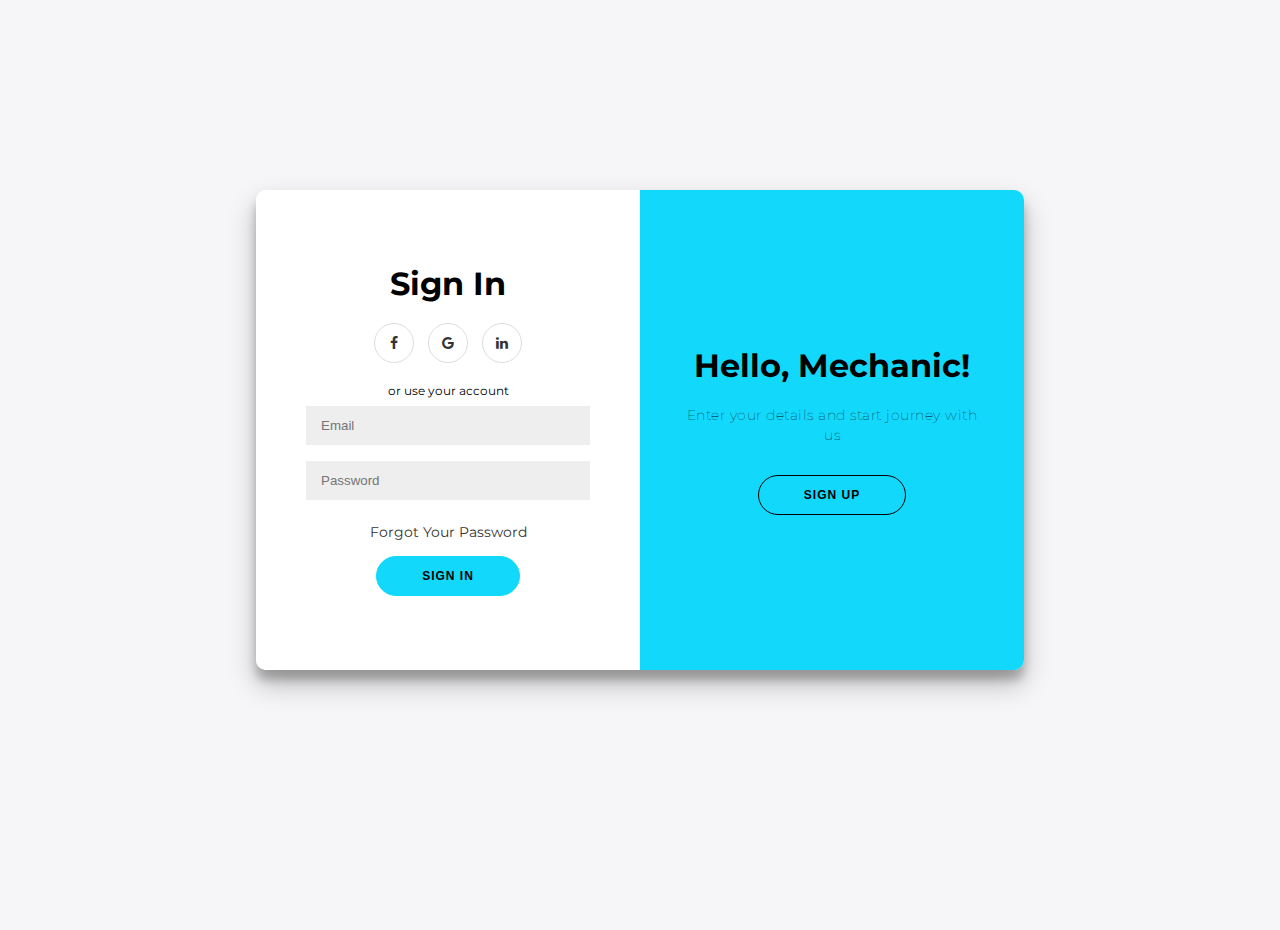
<file: Webapp/Website/templates/Website/mechlog.html>
<!DOCTYPE html>
<html>
<head>
	<title>Mechnic</title>
	<link rel="stylesheet" type="text/css" href="style1.css">
	<link rel="stylesheet" href="https://cdnjs.cloudflare.com/ajax/libs/font-awesome/4.7.0/css/font-awesome.min.css">
</head>
<body>

<div class="container" id="container">
<div class="form-container sign-up-container">

<form action="">
	<h1>Create Account</h1>
	<div class="social-container">
		<a href="#" class="social"><i class="fa fa-facebook"></i></a>
		<a href="#" class="social"><i class="fa fa-google"></i></a>
		<a href="#" class="social"><i class="fa fa-linkedin"></i></a>
	</div>
	<span>or use your email for registration</span>
	<input type="text" name="name" placeholder="Name">
	<input type="email" name="email" placeholder="Email">
	<input type="password" name="password" placeholder="Password">
	<button>SignUp</button>
</form>
</div>
<div class="form-container sign-in-container">
	<form action="#">
		<h1>Sign In</h1>
		<div class="social-container">
		<a href="#" class="social"><i class="fa fa-facebook"></i></a>
		<a href="#" class="social"><i class="fa fa-google"></i></a>
		<a href="#" class="social"><i class="fa fa-linkedin"></i></a>
	</div>
	<span>or use your account</span>
	<input type="email" name="email" placeholder="Email">
	<input type="password" name="password" placeholder="Password">
	<a href="#">Forgot Your Password</a>

	<button>Sign In</button>
	</form>
</div>
<div class="overlay-container">
	<div class="overlay">
		<div class="overlay-panel overlay-left">
			<h1>Welcome Back!</h1>
			<p>To keep connected with us please login with your personal info</p>
			<button class="ghost" id="signIn">Sign In</button>
		</div>
		<div class="overlay-panel overlay-right">
			<h1>Hello, Mechanic!</h1>
			<p>Enter your details and start journey with us</p>
			<button class="ghost" id="signUp">Sign Up</button>
		</div>
	</div>
</div>
</div>

<script type="text/javascript">
	const signUpButton = document.getElementById('signUp');
	const signInButton = document.getElementById('signIn');
	const container = document.getElementById('container');

	signUpButton.addEventListener('click', () => {
		container.classList.add("right-panel-active");
	});
	signInButton.addEventListener('click', () => {
		container.classList.remove("right-panel-active");
	});
</script>


</body>
</html>
</file>
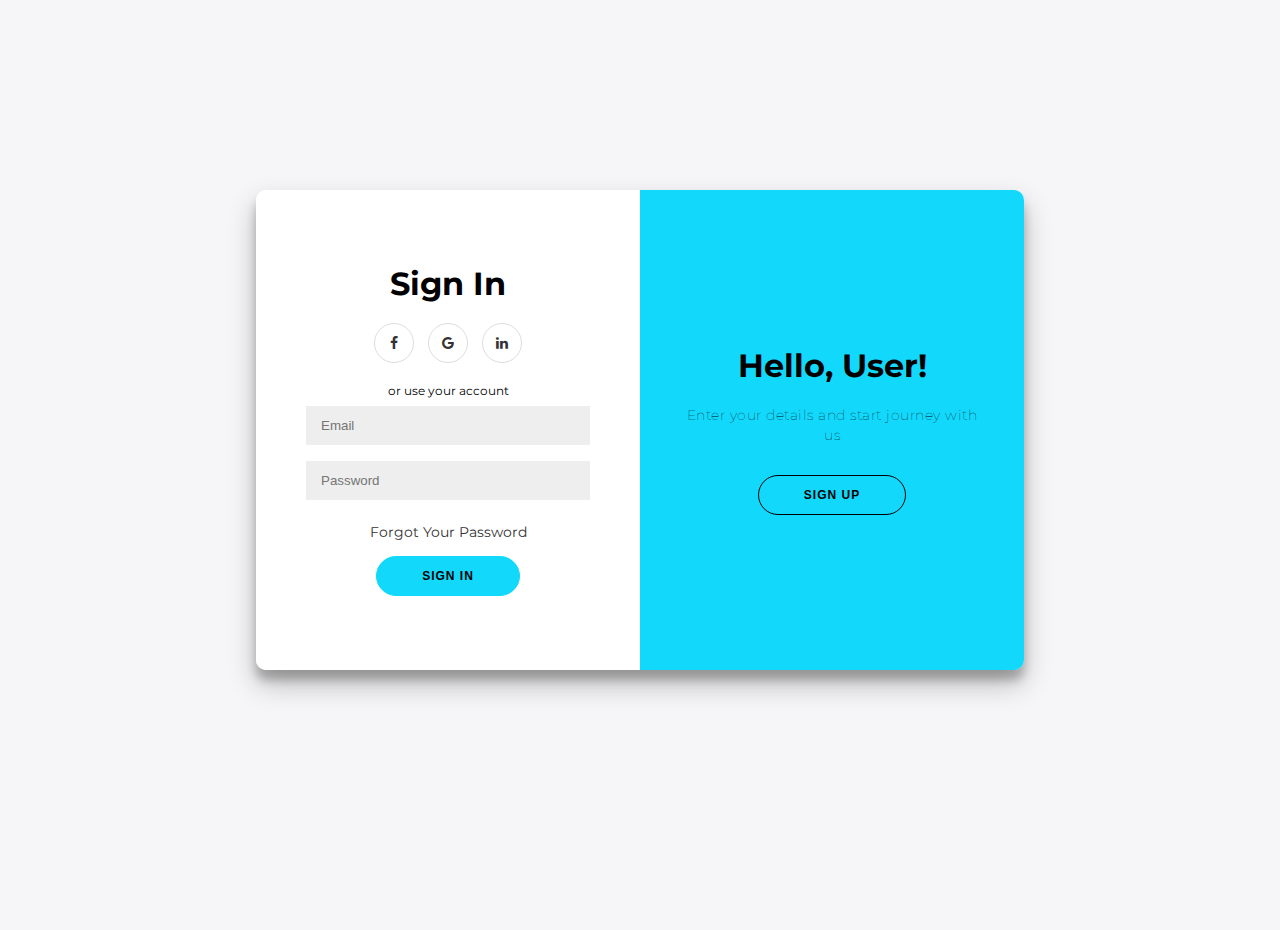
<file: Webapp/Website/templates/Website/signlog.html>
<!DOCTYPE html>
<html>
<head>
	<title>User</title>
	<link rel="stylesheet" type="text/css" href="style1.css">
	<link rel="stylesheet" href="https://cdnjs.cloudflare.com/ajax/libs/font-awesome/4.7.0/css/font-awesome.min.css">
</head>
<body>

<div class="container" id="container">
<div class="form-container sign-up-container">

<form action="">
	<h1>Create Account</h1>
	<div class="social-container">
		<a href="www.facebook.com" class="social"><i class="fa fa-facebook"></i></a>
		<a href="www.google.com" class="social"><i class="fa fa-google"></i></a>
		<a href="www.linkedin.com" class="social"><i class="fa fa-linkedin"></i></a>
	</div>
	<span>or use your email for registration</span>
	<input type="text" name="name" placeholder="Name">
	<input type="email" name="email" placeholder="Email">
	<input type="password" name="password" placeholder="Password">
	<input type=""
	<button>SignUp</button>
</form>
</div>
<div class="form-container sign-in-container">
	<form action="#">
		<h1>Sign In</h1>
		<div class="social-container">
		<a href="#" class="social"><i class="fa fa-facebook"></i></a>
		<a href="#" class="social"><i class="fa fa-google"></i></a>
		<a href="#" class="social"><i class="fa fa-linkedin"></i></a>
	</div>
	<span>or use your account</span>
	<input type="email" name="email" placeholder="Email">
	<input type="password" name="password" placeholder="Password">
	<a href="#">Forgot Your Password</a>

	<button>Sign In</button>
	</form>
</div>
<div class="overlay-container">
	<div class="overlay">
		<div class="overlay-panel overlay-left">
			<h1>Welcome Back!</h1>
			<p>To keep connected with us please login with your personal info</p>
			<button class="ghost" id="signIn">Sign In</button>
		</div>
		<div class="overlay-panel overlay-right">
			<h1>Hello, User!</h1>
			<p>Enter your details and start journey with us</p>
			<button class="ghost" id="signUp">Sign Up</button>
		</div>
	</div>
</div>
</div>

<script type="text/javascript">
	const signUpButton = document.getElementById('signUp');
	const signInButton = document.getElementById('signIn');
	const container = document.getElementById('container');

	signUpButton.addEventListener('click', () => {
		container.classList.add("right-panel-active");
	});
	signInButton.addEventListener('click', () => {
		container.classList.remove("right-panel-active");
	});
</script>


</body>
</html>
</file>
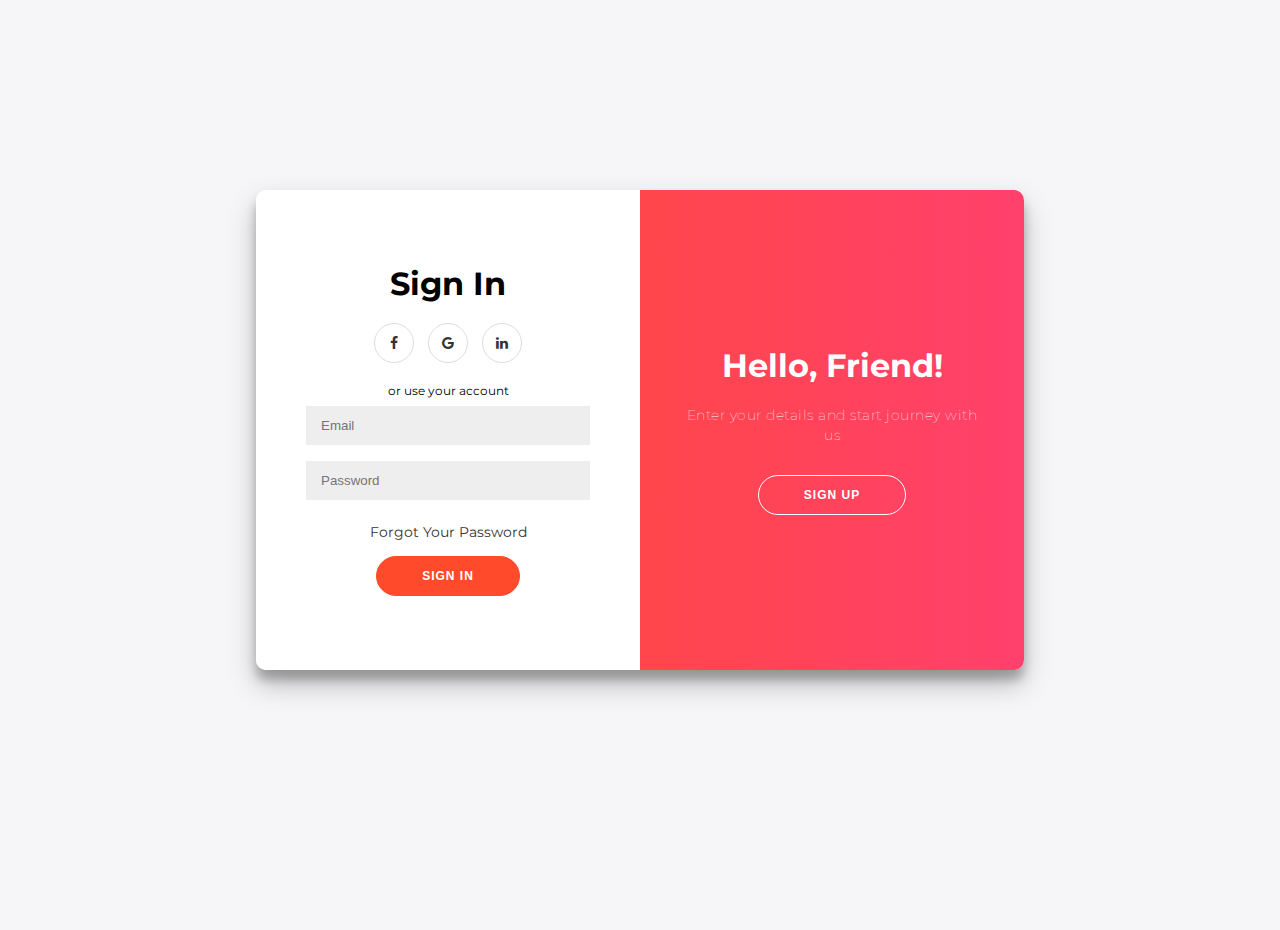
<file: Webapp/Website/templates/Website/New folder/mechlog.html>
<!DOCTYPE html>
<html>
<head>
	<title>SignUp and Login</title>
	<link rel="stylesheet" type="text/css" href="style1.css">
	<link rel="stylesheet" href="https://cdnjs.cloudflare.com/ajax/libs/font-awesome/4.7.0/css/font-awesome.min.css">
</head>
<body>

<div class="container" id="container">
<div class="form-container sign-up-container">

<form action="">
	<h1>Create Account</h1>
	<div class="social-container">
		<a href="#" class="social"><i class="fa fa-facebook"></i></a>
		<a href="#" class="social"><i class="fa fa-google"></i></a>
		<a href="#" class="social"><i class="fa fa-linkedin"></i></a>
	</div>
	<span>or use your email for registration</span>
	<input type="text" name="name" placeholder="Name">
	<input type="email" name="email" placeholder="Email">
	<input type="password" name="password" placeholder="Password">
	<button>SignUp</button>
</form>
</div>
<div class="form-container sign-in-container">
	<form action="#">
		<h1>Sign In</h1>
		<div class="social-container">
		<a href="#" class="social"><i class="fa fa-facebook"></i></a>
		<a href="#" class="social"><i class="fa fa-google"></i></a>
		<a href="#" class="social"><i class="fa fa-linkedin"></i></a>
	</div>
	<span>or use your account</span>
	<input type="email" name="email" placeholder="Email">
	<input type="password" name="password" placeholder="Password">
	<a href="#">Forgot Your Password</a>

	<button>Sign In</button>
	</form>
</div>
<div class="overlay-container">
	<div class="overlay">
		<div class="overlay-panel overlay-left">
			<h1>Welcome Back!</h1>
			<p>To keep connected with us please login with your personal info</p>
			<button class="ghost" id="signIn">Sign In</button>
		</div>
		<div class="overlay-panel overlay-right">
			<h1>Hello, Friend!</h1>
			<p>Enter your details and start journey with us</p>
			<button class="ghost" id="signUp">Sign Up</button>
		</div>
	</div>
</div>
</div>

<script type="text/javascript">
	const signUpButton = document.getElementById('signUp');
	const signInButton = document.getElementById('signIn');
	const container = document.getElementById('container');

	signUpButton.addEventListener('click', () => {
		container.classList.add("right-panel-active");
	});
	signInButton.addEventListener('click', () => {
		container.classList.remove("right-panel-active");
	});
</script>


</body>
</html>
</file>
<file: Webapp/Website/templates/Website/style1.css>
@import url('https://fonts.googleapis.com/css?family=Montserrat:400,800');

* {
	box-sizing: border-box;
}

body {
	background: #f6f5f7;
	display: flex;
	justify-content: center;
	align-items: center;
	flex-direction: column;
	font-family: 'Montserrat', sans-serif;
	height: 100vh;
	margin: -20px 0 50px;
}

h1 {
	font-weight: bold;
	margin: 0;
}

h2 {
	text-align: center;
}

p {
	font-size: 14px;
	font-weight: 100;
	line-height: 20px;
	letter-spacing: 0.5px;
	margin: 20px 0 30px;
}

span {
	font-size: 12px;
}

a {
	color: #333;
	font-size: 14px;
	text-decoration: none;
	margin: 15px 0;
}

button {
	border-radius: 20px;
	border: 1px solid #12d8fb;
	background-color: #12d8fb;
	color: #000000;
	font-size: 12px;
	font-weight: bold;
	padding: 12px 45px;
	letter-spacing: 1px;
	text-transform: uppercase;
	transition: transform 80ms ease-in;
}

button:active {
	transform: scale(0.95);
}

button:focus {
	outline: none;
}

button.ghost {
	background-color: transparent;
	border-color: #000000;
}

form {
	background-color: #FFFFFF;
	display: flex;
	align-items: center;
	justify-content: center;
	flex-direction: column;
	padding: 0 50px;
	height: 100%;
	text-align: center;
}

input {
	background-color: #eee;
	border: none;
	padding: 12px 15px;
	margin: 8px 0;
	width: 100%;
}

.container {
	background-color: #fff;
	border-radius: 10px;
  	box-shadow: 0 14px 28px rgba(0,0,0,0.25), 
			0 10px 10px rgba(0,0,0,0.22);
	position: relative;
	overflow: hidden;
	width: 768px;
	max-width: 100%;
	min-height: 480px;
}

.form-container {
	position: absolute;
	top: 0;
	height: 100%;
	transition: all 0.6s ease-in-out;
}

.sign-in-container {
	left: 0;
	width: 50%;
	z-index: 2;
}

.container.right-panel-active .sign-in-container {
	transform: translateX(100%);
}

.sign-up-container {
	left: 0;
	width: 50%;
	opacity: 0;
	z-index: 1;
}

.container.right-panel-active .sign-up-container {
	transform: translateX(100%);
	opacity: 1;
	z-index: 5;
	animation: show 0.6s;
}

@keyframes show {
	0%, 49.99% {
		opacity: 0;
		z-index: 1;
	}
	
	50%, 100% {
		opacity: 1;
		z-index: 5;
	}
}

.overlay-container {
	position: absolute;
	top: 0;
	left: 50%;
	width: 50%;
	height: 100%;
	overflow: hidden;
	transition: transform 0.6s ease-in-out;
	z-index: 100;
}

.container.right-panel-active .overlay-container{
	transform: translateX(-100%);
}

.overlay {
	background: #12d8fb;
	background: -webkit-linear-gradient(to right, #12d8fb);
	background: linear-gradient(to right,#12d8fb);
	background-repeat: no-repeat;
	background-size: cover;
	background-position: 0 0;
	color: #00000;
	position: relative;
	left: -100%;
	height: 100%;
	width: 200%;
  	transform: translateX(0);
	transition: transform 0.6s ease-in-out;
}

.container.right-panel-active .overlay {
  	transform: translateX(50%);
}

.overlay-panel {
	position: absolute;
	display: flex;
	align-items: center;
	justify-content: center;
	flex-direction: column;
	padding: 0 40px;
	text-align: center;
	top: 0;
	height: 100%;
	width: 50%;
	transform: translateX(0);
	transition: transform 0.6s ease-in-out;
}

.overlay-left {
	transform: translateX(-20%);
}

.container.right-panel-active .overlay-left {
	transform: translateX(0);
}

.overlay-right {
	right: 0;
	transform: translateX(0);
}

.container.right-panel-active .overlay-right {
	transform: translateX(20%);
}

.social-container {
	margin: 20px 0;
}

.social-container a {
	border: 1px solid #DDDDDD;
	border-radius: 50%;
	display: inline-flex;
	justify-content: center;
	align-items: center;
	margin: 0 5px;
	height: 40px;
	width: 40px;
}
</file>
<file: Webapp/Website/templates/Website/New folder/style1.css>
@import url('https://fonts.googleapis.com/css?family=Montserrat:400,800');

* {
	box-sizing: border-box;
}

body {
	background: #f6f5f7;
	display: flex;
	justify-content: center;
	align-items: center;
	flex-direction: column;
	font-family: 'Montserrat', sans-serif;
	height: 100vh;
	margin: -20px 0 50px;
}

h1 {
	font-weight: bold;
	margin: 0;
}

h2 {
	text-align: center;
}

p {
	font-size: 14px;
	font-weight: 100;
	line-height: 20px;
	letter-spacing: 0.5px;
	margin: 20px 0 30px;
}

span {
	font-size: 12px;
}

a {
	color: #333;
	font-size: 14px;
	text-decoration: none;
	margin: 15px 0;
}

button {
	border-radius: 20px;
	border: 1px solid #FF4B2B;
	background-color: #FF4B2B;
	color: #FFFFFF;
	font-size: 12px;
	font-weight: bold;
	padding: 12px 45px;
	letter-spacing: 1px;
	text-transform: uppercase;
	transition: transform 80ms ease-in;
}

button:active {
	transform: scale(0.95);
}

button:focus {
	outline: none;
}

button.ghost {
	background-color: transparent;
	border-color: #FFFFFF;
}

form {
	background-color: #FFFFFF;
	display: flex;
	align-items: center;
	justify-content: center;
	flex-direction: column;
	padding: 0 50px;
	height: 100%;
	text-align: center;
}

input {
	background-color: #eee;
	border: none;
	padding: 12px 15px;
	margin: 8px 0;
	width: 100%;
}

.container {
	background-color: #fff;
	border-radius: 10px;
  	box-shadow: 0 14px 28px rgba(0,0,0,0.25), 
			0 10px 10px rgba(0,0,0,0.22);
	position: relative;
	overflow: hidden;
	width: 768px;
	max-width: 100%;
	min-height: 480px;
}

.form-container {
	position: absolute;
	top: 0;
	height: 100%;
	transition: all 0.6s ease-in-out;
}

.sign-in-container {
	left: 0;
	width: 50%;
	z-index: 2;
}

.container.right-panel-active .sign-in-container {
	transform: translateX(100%);
}

.sign-up-container {
	left: 0;
	width: 50%;
	opacity: 0;
	z-index: 1;
}

.container.right-panel-active .sign-up-container {
	transform: translateX(100%);
	opacity: 1;
	z-index: 5;
	animation: show 0.6s;
}

@keyframes show {
	0%, 49.99% {
		opacity: 0;
		z-index: 1;
	}
	
	50%, 100% {
		opacity: 1;
		z-index: 5;
	}
}

.overlay-container {
	position: absolute;
	top: 0;
	left: 50%;
	width: 50%;
	height: 100%;
	overflow: hidden;
	transition: transform 0.6s ease-in-out;
	z-index: 100;
}

.container.right-panel-active .overlay-container{
	transform: translateX(-100%);
}

.overlay {
	background: #FF416C;
	background: -webkit-linear-gradient(to right, #FF4B2B, #FF416C);
	background: linear-gradient(to right, #FF4B2B, #FF416C);
	background-repeat: no-repeat;
	background-size: cover;
	background-position: 0 0;
	color: #FFFFFF;
	position: relative;
	left: -100%;
	height: 100%;
	width: 200%;
  	transform: translateX(0);
	transition: transform 0.6s ease-in-out;
}

.container.right-panel-active .overlay {
  	transform: translateX(50%);
}

.overlay-panel {
	position: absolute;
	display: flex;
	align-items: center;
	justify-content: center;
	flex-direction: column;
	padding: 0 40px;
	text-align: center;
	top: 0;
	height: 100%;
	width: 50%;
	transform: translateX(0);
	transition: transform 0.6s ease-in-out;
}

.overlay-left {
	transform: translateX(-20%);
}

.container.right-panel-active .overlay-left {
	transform: translateX(0);
}

.overlay-right {
	right: 0;
	transform: translateX(0);
}

.container.right-panel-active .overlay-right {
	transform: translateX(20%);
}

.social-container {
	margin: 20px 0;
}

.social-container a {
	border: 1px solid #DDDDDD;
	border-radius: 50%;
	display: inline-flex;
	justify-content: center;
	align-items: center;
	margin: 0 5px;
	height: 40px;
	width: 40px;
}
</file>
